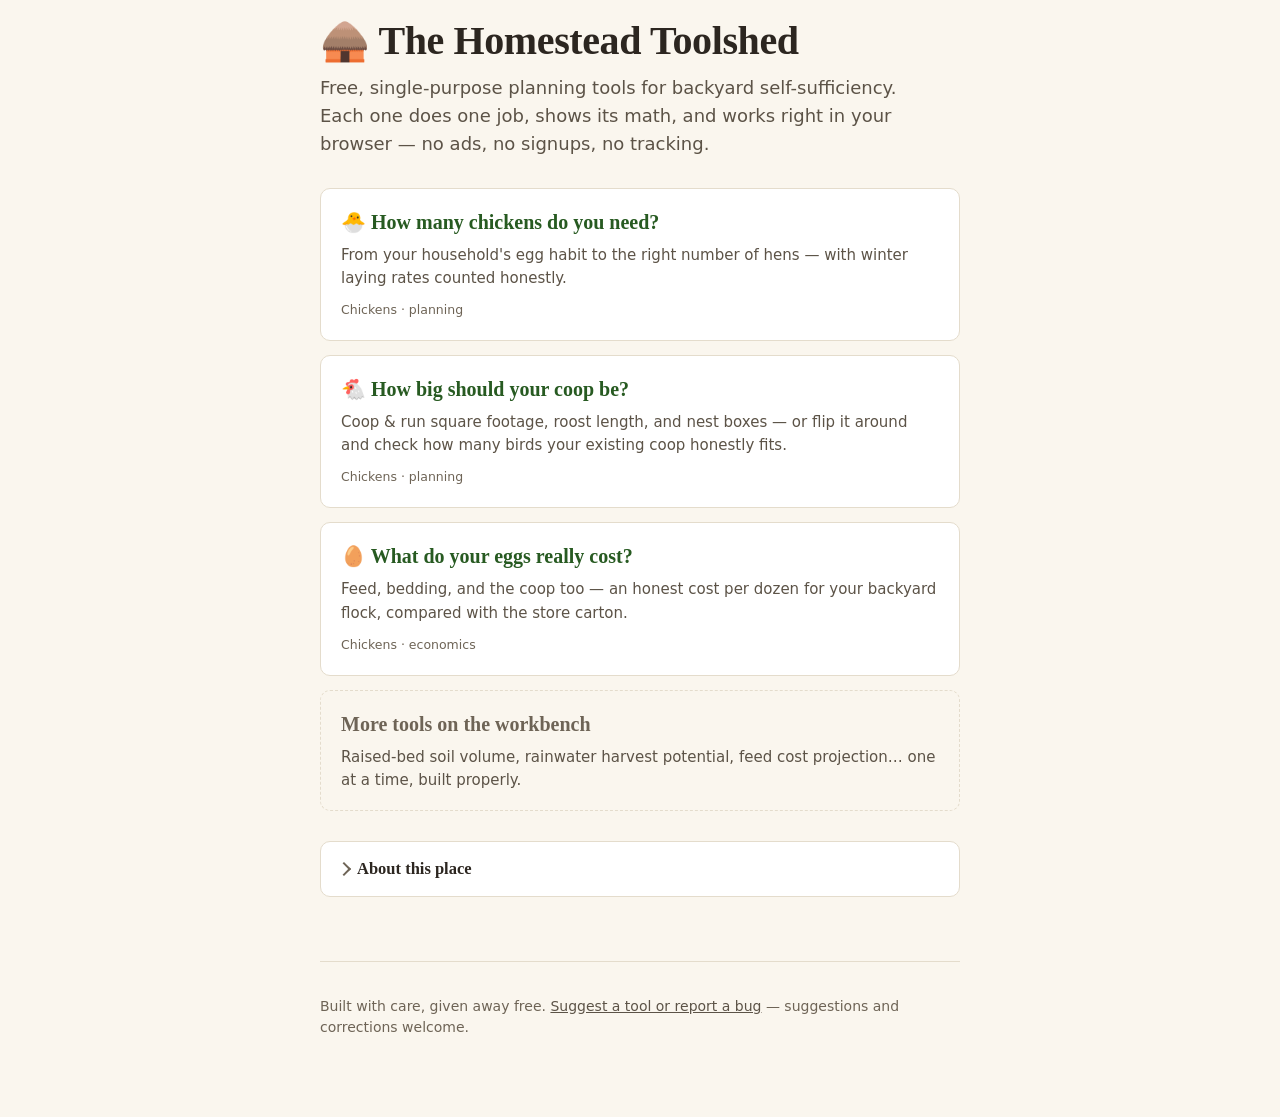
<file: docs/index.html>
<!DOCTYPE html>
<html lang="en">
<head>
<meta charset="utf-8">
<meta name="viewport" content="width=device-width, initial-scale=1">
<title>The Homestead Toolshed — free planning tools for backyard self-sufficiency</title>
<meta name="description" content="Free, honest, single-purpose planning tools for homesteaders and backyard chicken keepers. No ads, no signups, no tracking — everything runs in your browser.">
<meta property="og:title" content="The Homestead Toolshed">
<meta property="og:description" content="Free, honest planning tools for backyard self-sufficiency. No ads, no signups, no tracking.">
<meta property="og:type" content="website">
<meta property="og:url" content="https://jbourgogne.github.io/homestead-toolshed/">
<meta property="og:image" content="https://jbourgogne.github.io/homestead-toolshed/og-image.png">
<meta name="twitter:card" content="summary_large_image">
<link rel="icon" href="data:image/svg+xml,%3Csvg xmlns='http://www.w3.org/2000/svg' viewBox='0 0 100 100'%3E%3Ctext y='.9em' font-size='90'%3E%F0%9F%9B%96%3C/text%3E%3C/svg%3E">
<link rel="stylesheet" href="style.css">
</head>
<body>
<div class="wrap">

<main>
  <h1>🛖 The Homestead Toolshed</h1>
  <p class="lede">Free, single-purpose planning tools for backyard
  self-sufficiency. Each one does one job, shows its math, and works right in
  your browser — no ads, no signups, no tracking.</p>

  <ul class="tool-list">
    <li>
      <a class="tool-card" href="flock-size/">
        <h2>🐣 How many chickens do you need?</h2>
        <p>From your household's egg habit to the right number of hens — with
        winter laying rates counted honestly.</p>
        <span class="tag">Chickens · planning</span>
      </a>
    </li>
    <li>
      <a class="tool-card" href="coop-size/">
        <h2>🐔 How big should your coop be?</h2>
        <p>Coop &amp; run square footage, roost length, and nest boxes — or flip
        it around and check how many birds your existing coop honestly fits.</p>
        <span class="tag">Chickens · planning</span>
      </a>
    </li>
    <li>
      <a class="tool-card" href="egg-cost/">
        <h2>🥚 What do your eggs really cost?</h2>
        <p>Feed, bedding, and the coop too — an honest cost per dozen for your
        backyard flock, compared with the store carton.</p>
        <span class="tag">Chickens · economics</span>
      </a>
    </li>
    <li>
      <div class="tool-card coming">
        <h2>More tools on the workbench</h2>
        <p>Raised-bed soil volume, rainwater harvest potential, feed cost
        projection… one at a time, built properly.</p>
      </div>
    </li>
  </ul>

  <details class="how">
    <summary>About this place</summary>
    <div class="how-body">
      <p>The Toolshed is a small collection of calculators for questions that come
      up over and over in homesteading communities. Every tool explains exactly how
      it calculates its answer, cites where its default numbers come from, and runs
      entirely on your device.</p>
      <p>Nothing here is safety guidance — for food preservation, animal health,
      and anything where getting it wrong could hurt, talk to your local
      <a href="https://extension.org" rel="noopener">cooperative extension service</a>.</p>
    </div>
  </details>
</main>

<footer class="site-footer">
  <p>Built with care, given away free.
  <a href="https://github.com/JBourgogne/homestead-toolshed/issues">Suggest a
  tool or report a bug</a> — suggestions and corrections welcome.</p>
</footer>

</div>
</body>
</html>
</file>
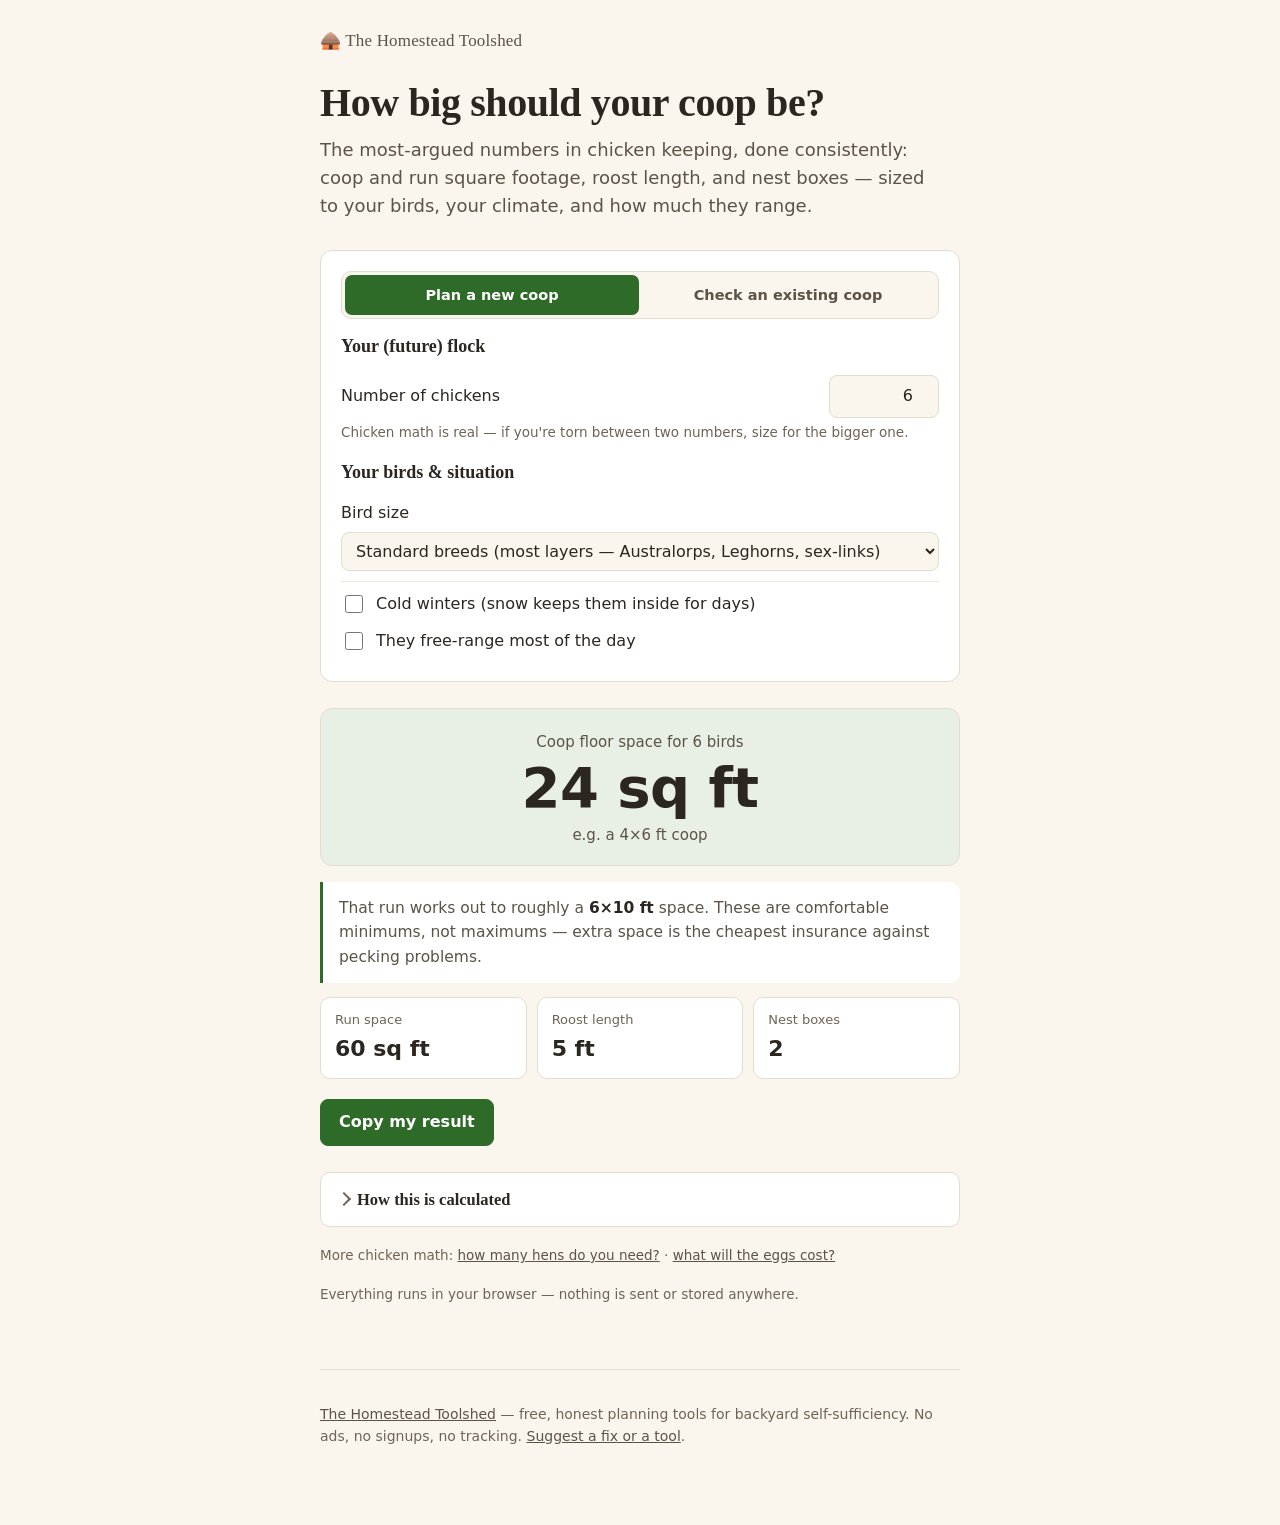
<file: docs/coop-size/index.html>
<!DOCTYPE html>
<html lang="en">
<head>
<meta charset="utf-8">
<meta name="viewport" content="width=device-width, initial-scale=1">
<title>Chicken Coop Size Calculator — How Big Should Your Coop &amp; Run Be?</title>
<meta name="description" content="Free coop and run size calculator for backyard chickens: birds to square footage (or check how many birds your existing coop fits), plus roost length and nest boxes. Breed-size and climate aware. No ads, no signup.">
<meta property="og:title" content="How big should your chicken coop be?">
<meta property="og:description" content="A free, honest coop &amp; run size calculator — square footage, roost length, and nest boxes for your flock.">
<meta property="og:type" content="website">
<meta property="og:url" content="https://jbourgogne.github.io/homestead-toolshed/coop-size/">
<meta property="og:image" content="https://jbourgogne.github.io/homestead-toolshed/og-image.png">
<meta name="twitter:card" content="summary_large_image">
<link rel="icon" href="data:image/svg+xml,%3Csvg xmlns='http://www.w3.org/2000/svg' viewBox='0 0 100 100'%3E%3Ctext y='.9em' font-size='90'%3E%F0%9F%90%94%3C/text%3E%3C/svg%3E">
<link rel="stylesheet" href="../style.css">
</head>
<body>
<div class="wrap">

<header class="site-header">
  <a class="brand" href="../">🛖 The Homestead Toolshed</a>
</header>

<main>
  <h1>How big should your coop be?</h1>
  <p class="lede">The most-argued numbers in chicken keeping, done consistently:
  coop and run square footage, roost length, and nest boxes — sized to your
  birds, your climate, and how much they range.</p>

  <form class="panel" id="calc" aria-label="Coop size inputs">
    <div class="mode-toggle" role="radiogroup" aria-label="Calculator mode">
      <input type="radio" name="mode" id="modePlan" value="plan" checked>
      <label for="modePlan">Plan a new coop</label>
      <input type="radio" name="mode" id="modeCheck" value="check">
      <label for="modeCheck">Check an existing coop</label>
    </div>

    <fieldset id="planFields">
      <legend>Your (future) flock</legend>
      <div class="field">
        <label for="birds">Number of chickens</label>
        <input type="number" id="birds" value="6" min="1" max="200" step="1" inputmode="numeric">
        <p class="hint">Chicken math is real — if you're torn between two numbers, size for the bigger one.</p>
      </div>
    </fieldset>

    <fieldset id="checkFields" style="display:none">
      <legend>Your existing setup</legend>
      <div class="field-wide">
        <label>Coop floor size (feet)</label>
        <div class="dim-pair">
          <input type="number" id="coopL" value="6" min="1" step="0.5" inputmode="decimal" aria-label="Coop length in feet">
          <span class="x">×</span>
          <input type="number" id="coopW" value="4" min="1" step="0.5" inputmode="decimal" aria-label="Coop width in feet">
        </div>
        <p class="hint">Floor space the birds can actually stand on — don't count nest boxes that stick out.</p>
      </div>
      <div class="field-wide">
        <label>Run size (feet) — leave 0 if no run</label>
        <div class="dim-pair">
          <input type="number" id="runL" value="10" min="0" step="0.5" inputmode="decimal" aria-label="Run length in feet">
          <span class="x">×</span>
          <input type="number" id="runW" value="6" min="0" step="0.5" inputmode="decimal" aria-label="Run width in feet">
        </div>
      </div>
    </fieldset>

    <fieldset>
      <legend>Your birds &amp; situation</legend>
      <div class="field-wide">
        <label for="size">Bird size</label>
        <select id="size">
          <option value="bantam">Bantams</option>
          <option value="standard" selected>Standard breeds (most layers — Australorps, Leghorns, sex-links)</option>
          <option value="heavy">Heavy breeds (Orpingtons, Brahmas, Jersey Giants, Cochins)</option>
        </select>
      </div>
      <div class="toggle-row">
        <input type="checkbox" id="coldClimate">
        <label for="coldClimate">Cold winters (snow keeps them inside for days)</label>
      </div>
      <div class="toggle-row">
        <input type="checkbox" id="freeRange">
        <label for="freeRange">They free-range most of the day</label>
      </div>
    </fieldset>
  </form>

  <section class="results">
    <div class="hero-tile" aria-live="polite">
      <p class="label" id="heroLabel">Coop floor space needed</p>
      <p class="hero-figure" id="heroValue">—</p>
      <p class="sub" id="heroSub"></p>
    </div>

    <p class="verdict" id="verdict" aria-live="polite"></p>

    <div class="stat-row" id="statRow">
      <div class="stat-tile">
        <p class="label" id="stat1Label">Run space</p>
        <p class="value" id="stat1">—</p>
      </div>
      <div class="stat-tile">
        <p class="label" id="stat2Label">Roost length</p>
        <p class="value" id="stat2">—</p>
      </div>
      <div class="stat-tile">
        <p class="label" id="stat3Label">Nest boxes</p>
        <p class="value" id="stat3">—</p>
      </div>
    </div>

    <div class="share-row">
      <button type="button" class="share" id="copyBtn">Copy my result</button>
    </div>
  </section>

  <details class="how">
    <summary>How this is calculated</summary>
    <div class="how-body">
      <p>Per-bird space, using the roomy community standard rather than bare
      minimums (crowding is the root of pecking, feather-pulling, and most
      "why are my hens mean" threads):</p>
      <table>
        <tr><th>Bird size</th><th>Coop</th><th>Run</th><th>Roost</th></tr>
        <tr><td>Bantam</td><td>2 sq ft</td><td>5 sq ft</td><td>8 in</td></tr>
        <tr><td>Standard</td><td>4 sq ft</td><td>10 sq ft</td><td>10 in</td></tr>
        <tr><td>Heavy</td><td>5 sq ft</td><td>12 sq ft</td><td>12 in</td></tr>
      </table>
      <p><strong>Cold winters</strong> add 1 sq ft per bird to the coop — birds
      that won't walk on snow spend whole days indoors, and winter is when
      crowding turns into bullying. <strong>Free-ranging</strong> doesn't change
      the coop number (they all sleep inside regardless), but the run figure
      becomes a fallback for bad-weather days rather than a daily requirement.</p>
      <p>Nest boxes: one per 4 hens (12×12×12&nbsp;in), always at least one, and
      they'll still all queue for the same favorite. For the record:
      <a href="https://poultry.extension.org/articles/getting-started-with-small-and-backyard-poultry/housing-for-small-and-backyard-poultry-flocks/space-allowances-in-housing-for-small-and-backyard-poultry-flocks/" rel="noopener">poultry
      extension space-allowance guidance</a> sets the minimum at 3–4 sq ft per
      bird indoors plus 10 sq ft outdoors — this tool plans at the roomier end
      of that, because minimums are where pecking problems start. When in
      doubt, build bigger; nobody has
      ever complained their coop was too easy to clean.</p>
      <p>This tool covers space planning only — for ventilation, predator
      proofing, and flock health, your local
      <a href="https://extension.org" rel="noopener">cooperative extension
      service</a> has excellent free guides.</p>
    </div>
  </details>

  <p class="note">More chicken math:
    <a href="../flock-size/">how many hens do you need?</a> ·
    <a href="../egg-cost/">what will the eggs cost?</a>
  </p>
  <p class="note">Everything runs in your browser — nothing is sent or stored anywhere.</p>
</main>

<footer class="site-footer">
  <p><a href="../">The Homestead Toolshed</a> — free, honest planning tools for
  backyard self-sufficiency. No ads, no signups, no tracking.
  <a href="https://github.com/JBourgogne/homestead-toolshed/issues">Suggest a fix or a tool</a>.</p>
</footer>

</div>

<script>
(function () {
  "use strict";

  var $ = function (id) { return document.getElementById(id); };

  var SPACE = {
    bantam:   { coop: 2, run: 5,  roost: 8,  label: "bantams" },
    standard: { coop: 4, run: 10, roost: 10, label: "standard birds" },
    heavy:    { coop: 5, run: 12, roost: 12, label: "heavy breeds" }
  };

  var num = function (id, fallback) {
    var v = parseFloat($(id).value);
    return isFinite(v) && v >= 0 ? v : fallback;
  };

  var lastSummary = "";

  // Suggest a buildable rectangle: common widths, whole-foot length, sane aspect.
  function suggestDims(area) {
    var widths = [3, 4, 6, 8, 10, 12];
    var best = null;
    for (var i = 0; i < widths.length; i++) {
      var w = widths[i];
      var l = Math.ceil(area / w);
      if (l < w) l = w;
      if (l / w > 2.5) continue;
      var waste = w * l - area;
      if (!best || waste < best.waste) best = { w: w, l: l, waste: waste };
    }
    if (!best) { var s = Math.ceil(Math.sqrt(area)); best = { w: s, l: s }; }
    return best.w + "×" + best.l + " ft";
  }

  function roostText(inches) {
    inches = Math.round(inches);
    var feet = Math.floor(inches / 12), rem = inches % 12;
    if (feet === 0) return rem + " in";
    return feet + " ft" + (rem ? " " + rem + " in" : "");
  }

  function calc() {
    var mode = $("modePlan").checked ? "plan" : "check";
    var sz = SPACE[$("size").value];
    var cold = $("coldClimate").checked;
    var range = $("freeRange").checked;
    var coopPer = sz.coop + (cold ? 1 : 0);

    $("planFields").style.display = mode === "plan" ? "" : "none";
    $("checkFields").style.display = mode === "check" ? "" : "none";

    if (mode === "plan") {
      var n = Math.max(1, Math.round(num("birds", 6)));
      var coopArea = Math.ceil(n * coopPer);
      var runArea = Math.ceil(n * sz.run);
      var roostIn = n * sz.roost;
      var boxes = Math.max(1, Math.ceil(n / 4));

      $("heroLabel").textContent = "Coop floor space for " + n + " " + (n === 1 ? "bird" : "birds");
      $("heroValue").textContent = coopArea + " sq ft";
      $("heroSub").textContent = "e.g. a " + suggestDims(coopArea) + " coop" +
        (cold ? " (includes the cold-winter bump)" : "");
      $("stat1Label").textContent = "Run space";
      $("stat1").textContent = runArea + " sq ft";
      $("stat2Label").textContent = "Roost length";
      $("stat2").textContent = roostText(roostIn);
      $("stat3Label").textContent = "Nest boxes";
      $("stat3").textContent = String(boxes);

      $("verdict").innerHTML = range
        ? "Since they free-range most days, the run (about a <strong>" +
          suggestDims(runArea) + "</strong> space) is your bad-weather and " +
          "predator-alert fallback — the coop number still stands, because " +
          "everybody sleeps indoors."
        : "That run works out to roughly a <strong>" + suggestDims(runArea) +
          "</strong> space. These are comfortable minimums, not maximums — " +
          "extra space is the cheapest insurance against pecking problems.";

      lastSummary = n + " " + sz.label + " need about " + coopArea +
        " sq ft of coop (" + suggestDims(coopArea) + ") and " + runArea +
        " sq ft of run" + (cold ? ", sized for cold winters" : "") +
        ". Roost: " + roostText(roostIn) + ". Nest boxes: " + boxes +
        ". Via https://jbourgogne.github.io/homestead-toolshed/coop-size/";
    } else {
      var coopArea2 = num("coopL", 6) * num("coopW", 4);
      var runArea2 = num("runL", 0) * num("runW", 0);
      var coopCap = Math.floor(coopArea2 / coopPer);
      var runCap = runArea2 > 0 ? Math.floor(runArea2 / sz.run) : null;
      var cap = runCap === null ? coopCap : Math.min(coopCap, runCap);
      var limiter = runCap !== null && runCap < coopCap ? "run" : "coop";

      $("heroLabel").textContent = "Your setup comfortably fits";
      $("heroValue").textContent = cap + (cap === 1 ? " bird" : " birds");
      $("heroSub").textContent = cap > 0
        ? "limited by the " + limiter + " (" +
          (limiter === "coop" ? coopArea2 : runArea2).toLocaleString("en-US") +
          " sq ft)" + (cold ? ", with the cold-winter bump" : "")
        : "as sized, this space is too small for " + sz.label;
      $("stat1Label").textContent = "Coop allows";
      $("stat1").textContent = coopCap + (coopCap === 1 ? " bird" : " birds");
      $("stat2Label").textContent = "Run allows";
      $("stat2").textContent = runCap === null ? "no run" : runCap + (runCap === 1 ? " bird" : " birds");
      $("stat3Label").textContent = cap > 0 ? "Nest boxes for " + cap : "Nest boxes";
      $("stat3").textContent = cap > 0 ? String(Math.max(1, Math.ceil(cap / 4))) : "—";

      if (cap <= 0) {
        $("verdict").innerHTML = "Every flock starts somewhere — but this " +
          "footprint is below one bird's worth of space for " + sz.label +
          ". Consider a bigger build before bringing anyone home.";
      } else if (runCap !== null && runCap === coopCap) {
        $("verdict").innerHTML = "Nicely balanced — coop and run both land on " +
          "<strong>" + cap + "</strong>. Remember chicken math: everyone ends " +
          "up wanting more birds than their coop was built for.";
      } else if (runCap !== null && runCap < coopCap) {
        $("verdict").innerHTML = range
          ? "Your coop could sleep <strong>" + coopCap + "</strong>; the run " +
            "alone caps at <strong>" + runCap + "</strong>. Since they " +
            "free-range most days, many keepers go by the coop number and " +
            "treat the run as a bad-weather fallback — just make sure it " +
            "isn't a squeeze when weather locks everyone in."
          : "Your coop could sleep <strong>" + coopCap +
            "</strong>, but the run is the bottleneck at <strong>" + runCap +
            "</strong> — expanding the run is usually the cheaper upgrade.";
      } else {
        $("verdict").innerHTML = "The coop is the limit here" +
          (runCap === null ? " (and with no run, plan on generous free-ranging or add one)" : "") +
          ". Remember chicken math: everyone ends up wanting more birds than " +
          "their coop was built for.";
      }

      lastSummary = "My " + (Math.round(coopArea2 * 10) / 10) + " sq ft coop" +
        (runArea2 > 0 ? " + " + (Math.round(runArea2 * 10) / 10) + " sq ft run" : "") +
        " comfortably fits " + cap + " " + sz.label +
        (cold ? " (cold-winter sizing)" : "") +
        ". Checked with https://jbourgogne.github.io/homestead-toolshed/coop-size/";
    }
  }

  ["birds", "coopL", "coopW", "runL", "runW"].forEach(function (id) {
    $(id).addEventListener("input", calc);
  });
  ["modePlan", "modeCheck", "coldClimate", "freeRange"].forEach(function (id) {
    $(id).addEventListener("change", calc);
  });
  $("size").addEventListener("change", calc);
  $("calc").addEventListener("submit", function (e) { e.preventDefault(); });

  $("copyBtn").addEventListener("click", function () {
    var btn = this;
    var flash = function (msg) {
      btn.textContent = msg;
      setTimeout(function () { btn.textContent = "Copy my result"; }, 1600);
    };
    var fallback = function () {
      var ok = false;
      var ta = document.createElement("textarea");
      ta.value = lastSummary;
      ta.setAttribute("readonly", "");
      ta.style.position = "absolute";
      ta.style.left = "-9999px";
      document.body.appendChild(ta);
      ta.select();
      ta.setSelectionRange(0, ta.value.length);
      try { ok = document.execCommand("copy"); } catch (err) {}
      document.body.removeChild(ta);
      flash(ok ? "Copied!" : "Couldn't copy, sorry");
    };
    if (navigator.clipboard && navigator.clipboard.writeText) {
      navigator.clipboard.writeText(lastSummary).then(function () {
        flash("Copied!");
      }, fallback);
    } else {
      fallback();
    }
  });

  calc();
})();
</script>
</body>
</html>
</file>
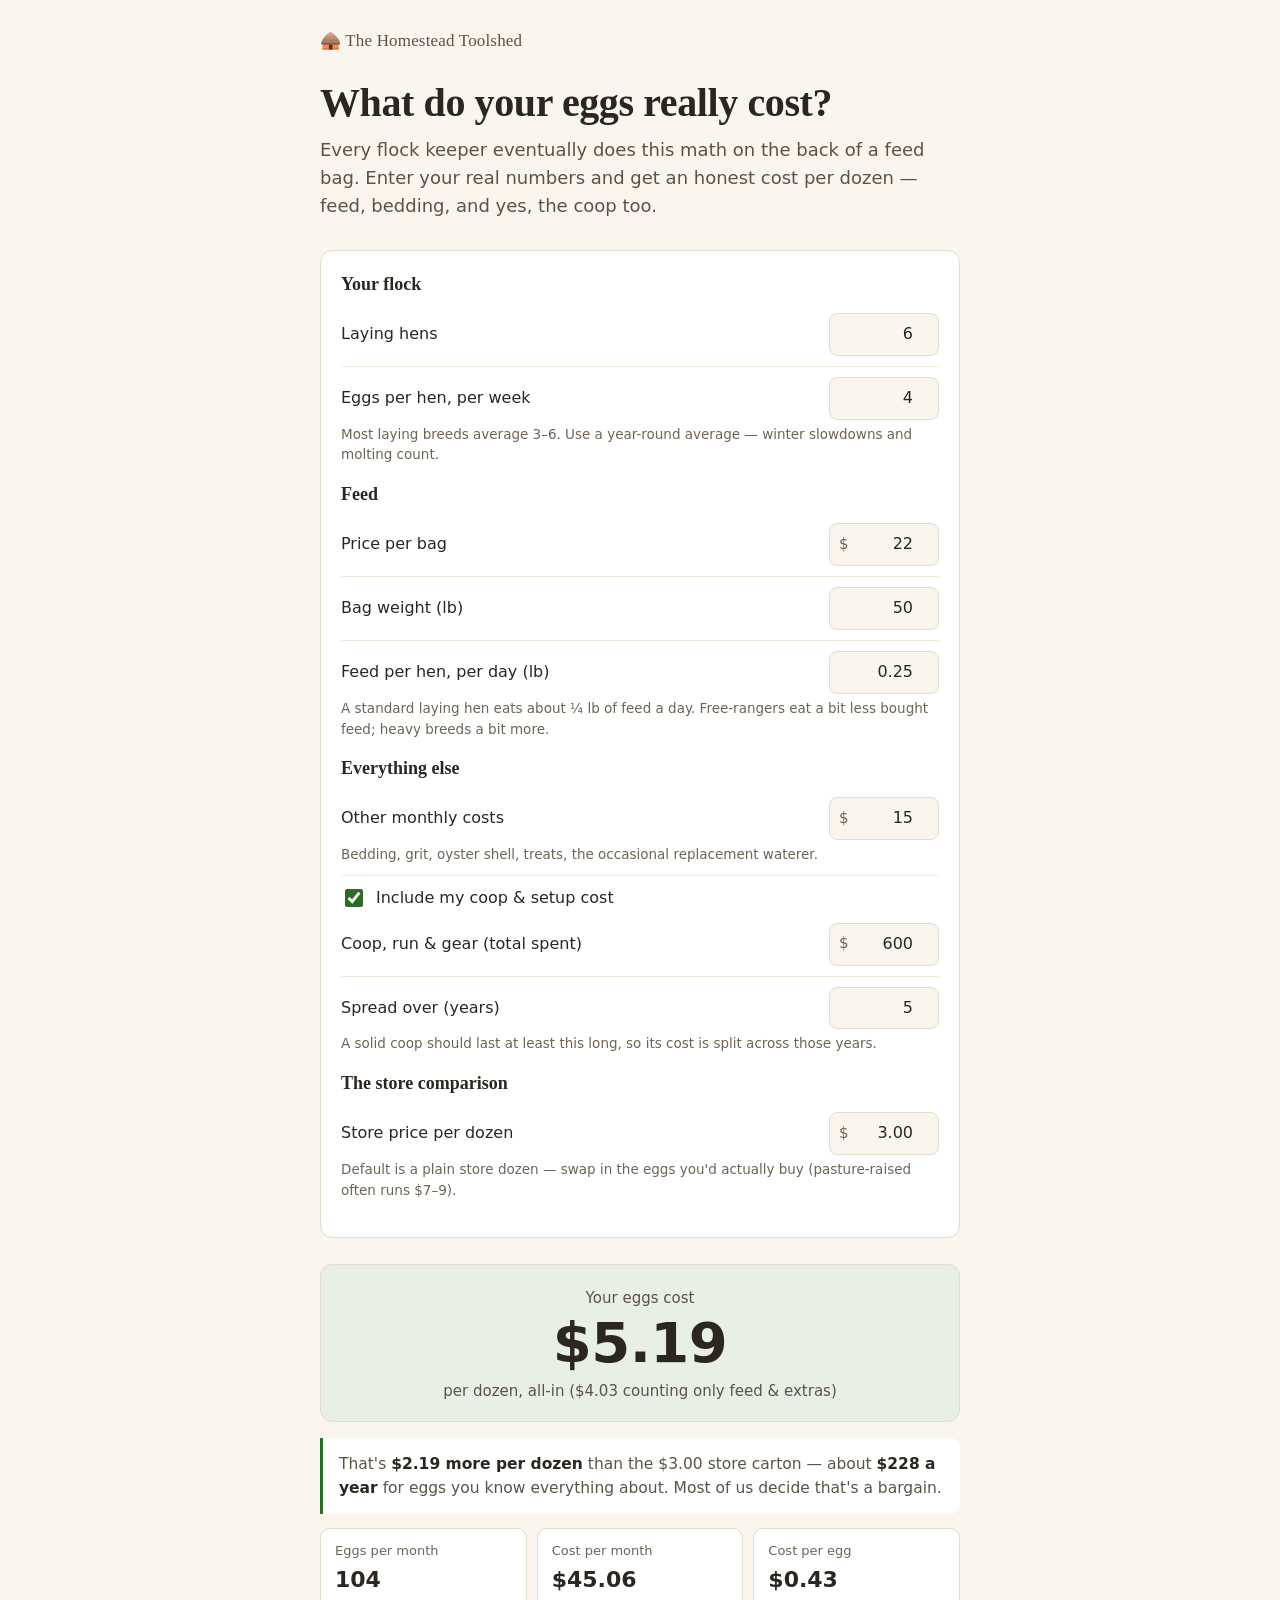
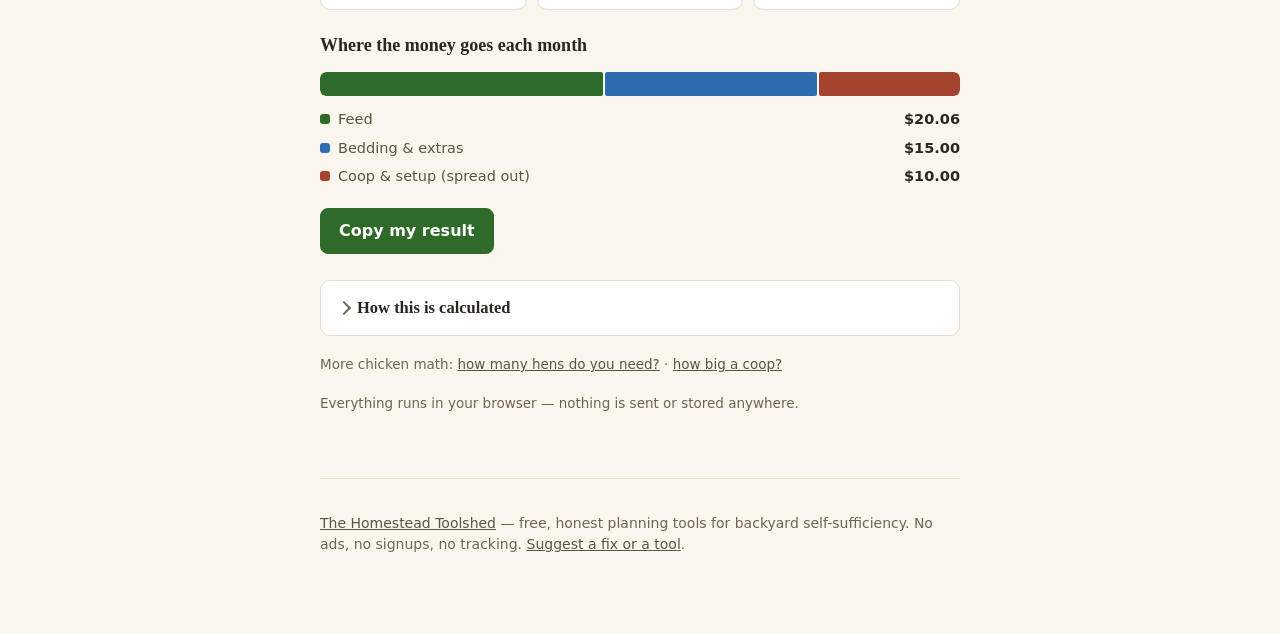
<file: docs/egg-cost/index.html>
<!DOCTYPE html>
<html lang="en">
<head>
<meta charset="utf-8">
<meta name="viewport" content="width=device-width, initial-scale=1">
<title>What Do Your Eggs Really Cost? — Backyard Egg Cost Calculator</title>
<meta name="description" content="Free calculator for backyard chicken keepers: enter your flock, feed, and coop costs to find what your eggs really cost per dozen — and how that compares to the store. No ads, no signup.">
<meta property="og:title" content="What do your eggs really cost?">
<meta property="og:description" content="A free, honest egg-cost calculator for backyard chicken keepers. Feed, extras, coop and all.">
<meta property="og:type" content="website">
<meta property="og:url" content="https://jbourgogne.github.io/homestead-toolshed/egg-cost/">
<meta property="og:image" content="https://jbourgogne.github.io/homestead-toolshed/og-image.png">
<meta name="twitter:card" content="summary_large_image">
<link rel="icon" href="data:image/svg+xml,%3Csvg xmlns='http://www.w3.org/2000/svg' viewBox='0 0 100 100'%3E%3Ctext y='.9em' font-size='90'%3E%F0%9F%A5%9A%3C/text%3E%3C/svg%3E">
<link rel="stylesheet" href="../style.css">
</head>
<body>
<div class="wrap">

<header class="site-header">
  <a class="brand" href="../">🛖 The Homestead Toolshed</a>
</header>

<main>
  <h1>What do your eggs really cost?</h1>
  <p class="lede">Every flock keeper eventually does this math on the back of a feed
  bag. Enter your real numbers and get an honest cost per dozen — feed, bedding,
  and yes, the coop too.</p>

  <form class="panel" id="calc" aria-label="Egg cost inputs">
    <fieldset>
      <legend>Your flock</legend>
      <div class="field">
        <label for="hens">Laying hens</label>
        <input type="number" id="hens" value="6" min="1" max="500" step="1" inputmode="numeric">
      </div>
      <div class="field">
        <label for="rate">Eggs per hen, per week</label>
        <input type="number" id="rate" value="4" min="0" max="7" step="0.5" inputmode="decimal">
        <p class="hint">Most laying breeds average 3–6. Use a year-round average — winter slowdowns and molting count.</p>
      </div>
    </fieldset>

    <fieldset>
      <legend>Feed</legend>
      <div class="field">
        <label for="bagPrice">Price per bag</label>
        <div class="prefix-input"><span class="prefix">$</span>
        <input type="number" id="bagPrice" value="22" min="0" step="0.5" inputmode="decimal"></div>
      </div>
      <div class="field">
        <label for="bagWeight">Bag weight (lb)</label>
        <input type="number" id="bagWeight" value="50" min="1" step="1" inputmode="decimal">
      </div>
      <div class="field">
        <label for="feedRate">Feed per hen, per day (lb)</label>
        <input type="number" id="feedRate" value="0.25" min="0" max="2" step="0.05" inputmode="decimal">
        <p class="hint">A standard laying hen eats about ¼&nbsp;lb of feed a day. Free-rangers eat a bit less bought feed; heavy breeds a bit more.</p>
      </div>
    </fieldset>

    <fieldset>
      <legend>Everything else</legend>
      <div class="field">
        <label for="extras">Other monthly costs</label>
        <div class="prefix-input"><span class="prefix">$</span>
        <input type="number" id="extras" value="15" min="0" step="1" inputmode="decimal"></div>
        <p class="hint">Bedding, grit, oyster shell, treats, the occasional replacement waterer.</p>
      </div>
      <div class="toggle-row">
        <input type="checkbox" id="includeSetup" checked>
        <label for="includeSetup">Include my coop &amp; setup cost</label>
      </div>
      <div class="field" id="setupCostField">
        <label for="setupCost">Coop, run &amp; gear (total spent)</label>
        <div class="prefix-input"><span class="prefix">$</span>
        <input type="number" id="setupCost" value="600" min="0" step="25" inputmode="decimal"></div>
      </div>
      <div class="field" id="setupYearsField">
        <label for="setupYears">Spread over (years)</label>
        <input type="number" id="setupYears" value="5" min="1" max="30" step="1" inputmode="numeric">
        <p class="hint">A solid coop should last at least this long, so its cost is split across those years.</p>
      </div>
    </fieldset>

    <fieldset>
      <legend>The store comparison</legend>
      <div class="field">
        <label for="storePrice">Store price per dozen</label>
        <div class="prefix-input"><span class="prefix">$</span>
        <input type="number" id="storePrice" value="3.00" min="0" step="0.25" inputmode="decimal"></div>
        <p class="hint">Default is a plain store dozen — swap in the eggs you'd actually buy (pasture-raised often runs $7–9).</p>
      </div>
    </fieldset>
  </form>

  <section class="results">
    <div class="hero-tile" aria-live="polite">
      <p class="label" id="heroLabel">Your eggs cost</p>
      <p class="hero-figure" id="heroValue">$—</p>
      <p class="sub" id="heroSub">per dozen, all-in</p>
    </div>

    <p class="verdict" id="verdict" aria-live="polite"></p>

    <div class="stat-row">
      <div class="stat-tile">
        <p class="label">Eggs per month</p>
        <p class="value" id="statEggs">—</p>
      </div>
      <div class="stat-tile">
        <p class="label">Cost per month</p>
        <p class="value" id="statMonthly">—</p>
      </div>
      <div class="stat-tile">
        <p class="label">Cost per egg</p>
        <p class="value" id="statPerEgg">—</p>
      </div>
    </div>

    <div class="breakdown">
      <h2>Where the money goes each month</h2>
      <div class="bar" id="bar" aria-hidden="true">
        <div class="seg seg-feed" id="segFeed"><span class="tip" id="tipFeed"></span></div>
        <div class="seg seg-extra" id="segExtra"><span class="tip" id="tipExtra"></span></div>
        <div class="seg seg-setup" id="segSetup"><span class="tip" id="tipSetup"></span></div>
      </div>
      <ul class="bar-legend">
        <li><span class="swatch seg-feed"></span> Feed <span class="amount" id="legFeed">—</span></li>
        <li><span class="swatch seg-extra"></span> Bedding &amp; extras <span class="amount" id="legExtra">—</span></li>
        <li id="legSetupRow"><span class="swatch seg-setup"></span> Coop &amp; setup (spread out) <span class="amount" id="legSetup">—</span></li>
      </ul>
    </div>

    <div class="share-row">
      <button type="button" class="share" id="copyBtn">Copy my result</button>
    </div>
  </section>

  <details class="how">
    <summary>How this is calculated</summary>
    <div class="how-body">
      <p>No magic — just the arithmetic you'd do on the feed bag, done consistently:</p>
      <p>
        <code>feed $/mo = hens × lb/day × 30.4 ÷ bag lb × bag $</code><br>
        <code>eggs/mo = hens × eggs/wk × 4.35</code><br>
        <code>cost per dozen = total $/mo ÷ (eggs/mo ÷ 12)</code>
      </p>
      <p>If you include your coop and gear, that one-time cost is divided evenly
      across the years you expect it to last, and that monthly slice is added in.
      That's the difference between the two numbers people argue about: the
      <em>operating</em> cost of a dozen, and the <em>all-in</em> cost.</p>
      <table>
        <tr><th>Assumption</th><th>Default</th></tr>
        <tr><td>Feed intake per laying hen</td><td>~0.25 lb/day</td></tr>
        <tr><td>Lay rate (year-round average)</td><td>4 eggs/hen/week</td></tr>
        <tr><td>Days per month</td><td>30.4</td></tr>
      </table>
      <p>Defaults are typical figures from poultry extension guidance — your birds,
      climate, and feed will differ, which is exactly why the inputs are editable.
      This tool doesn't cover chick raising, medication, or losses, and it isn't
      advice on flock health — for that, your local
      <a href="https://extension.org" rel="noopener">cooperative extension service</a>
      is the real deal.</p>
    </div>
  </details>

  <p class="note">More chicken math:
    <a href="../flock-size/">how many hens do you need?</a> ·
    <a href="../coop-size/">how big a coop?</a>
  </p>
  <p class="note">Everything runs in your browser — nothing is sent or stored anywhere.</p>
</main>

<footer class="site-footer">
  <p><a href="../">The Homestead Toolshed</a> — free, honest planning tools for
  backyard self-sufficiency. No ads, no signups, no tracking.
  <a href="https://github.com/JBourgogne/homestead-toolshed/issues">Suggest a fix or a tool</a>.</p>
</footer>

</div>

<script>
(function () {
  "use strict";

  var $ = function (id) { return document.getElementById(id); };
  var inputs = ["hens", "rate", "bagPrice", "bagWeight", "feedRate", "extras",
                "setupCost", "setupYears", "storePrice"];

  var fmt$ = function (n, cents) {
    if (!isFinite(n)) return "—";
    return "$" + n.toLocaleString("en-US", {
      minimumFractionDigits: cents === false ? 0 : 2,
      maximumFractionDigits: cents === false ? 0 : 2
    });
  };

  var num = function (id, fallback) {
    var v = parseFloat($(id).value);
    return isFinite(v) && v >= 0 ? v : fallback;
  };

  var lastSummary = "";

  function calc() {
    var hens = Math.max(1, num("hens", 6));
    var rate = num("rate", 4);
    var bagPrice = num("bagPrice", 22);
    var bagWeight = Math.max(1, num("bagWeight", 50));
    var feedRate = num("feedRate", 0.25);
    var extras = num("extras", 15);
    var includeSetup = $("includeSetup").checked;
    var setupCost = num("setupCost", 600);
    var setupYears = Math.max(1, num("setupYears", 5));
    var storePrice = num("storePrice", 3);

    var feedMo = hens * feedRate * 30.4 / bagWeight * bagPrice;
    var setupMo = includeSetup ? setupCost / (setupYears * 12) : 0;
    var totalMo = feedMo + extras + setupMo;

    var eggsMo = hens * rate * (365 / 7 / 12);
    var dozensMo = eggsMo / 12;

    $("setupCostField").style.display = includeSetup ? "" : "none";
    $("setupYearsField").style.display = includeSetup ? "" : "none";
    $("legSetupRow").style.display = includeSetup ? "" : "none";

    $("statEggs").textContent = eggsMo > 0 ? Math.round(eggsMo).toLocaleString("en-US") : "0";
    $("statMonthly").textContent = fmt$(totalMo);
    $("legFeed").textContent = fmt$(feedMo);
    $("legExtra").textContent = fmt$(extras);
    $("legSetup").textContent = fmt$(setupMo);

    // breakdown bar (flex-grow proportions, 2px surface gaps between segments)
    $("segFeed").style.flexGrow = feedMo;
    $("segExtra").style.flexGrow = extras;
    $("segSetup").style.flexGrow = setupMo;
    $("segFeed").style.display = feedMo > 0 ? "" : "none";
    $("segSetup").style.display = includeSetup && setupMo > 0 ? "" : "none";
    $("segExtra").style.display = extras > 0 ? "" : "none";
    var pct = function (part) { return totalMo > 0 ? Math.round(part / totalMo * 100) + "%" : "0%"; };
    $("tipFeed").textContent = "Feed: " + fmt$(feedMo) + "/mo (" + pct(feedMo) + ")";
    $("tipExtra").textContent = "Extras: " + fmt$(extras) + "/mo (" + pct(extras) + ")";
    $("tipSetup").textContent = "Setup: " + fmt$(setupMo) + "/mo (" + pct(setupMo) + ")";

    if (eggsMo <= 0) {
      $("heroValue").textContent = "∞";
      $("heroSub").textContent = "no eggs right now — every one is priceless";
      $("statPerEgg").textContent = "—";
      $("verdict").innerHTML = "Molting season, winter break, or freeloaders? " +
        "At <strong>" + fmt$(totalMo) + "/month</strong> and zero eggs, this dozen " +
        "is on the house — the chickens' house.";
      lastSummary = "My chickens currently produce 0 eggs and cost " +
        fmt$(totalMo) + "/month. Worth every penny. " +
        "Calculated with https://jbourgogne.github.io/homestead-toolshed/egg-cost/";
      return;
    }

    var perDozen = totalMo / dozensMo;
    var perEgg = totalMo / eggsMo;
    var opPerDozen = (feedMo + extras) / dozensMo;

    $("heroValue").textContent = fmt$(perDozen);
    $("heroSub").textContent = includeSetup
      ? "per dozen, all-in (" + fmt$(opPerDozen) + " counting only feed & extras)"
      : "per dozen, feed & extras only";
    $("statPerEgg").textContent = fmt$(perEgg);

    var deltaDozen = perDozen - storePrice;
    var deltaYear = deltaDozen * dozensMo * 12;
    var v;
    if (storePrice <= 0) {
      v = "Enter a store price to see the comparison.";
    } else if (deltaDozen > 0.05) {
      v = "That's <strong>" + fmt$(deltaDozen) + " more per dozen</strong> than the " +
          fmt$(storePrice) + " store carton — about <strong>" + fmt$(deltaYear, false) +
          " a year</strong> for eggs you know everything about. Most of us decide " +
          "that's a bargain.";
    } else if (deltaDozen < -0.05) {
      v = "You're beating the store by <strong>" + fmt$(-deltaDozen) +
          " a dozen</strong> — roughly <strong>" + fmt$(-deltaYear, false) +
          " a year</strong> saved. The flock is officially pulling its weight.";
    } else {
      v = "You're breaking even with the store — and the store's eggs were never " +
          "this fresh.";
    }
    $("verdict").innerHTML = v;

    lastSummary = "My backyard eggs cost " + fmt$(perDozen) + "/dozen all-in (" +
      Math.round(eggsMo) + " eggs/mo from " + hens + " hens, " +
      fmt$(totalMo) + "/mo). Store price: " + fmt$(storePrice) + "/dozen. " +
      "Calculated with the free egg cost calculator at " +
      "https://jbourgogne.github.io/homestead-toolshed/egg-cost/";
  }

  inputs.forEach(function (id) { $(id).addEventListener("input", calc); });
  $("includeSetup").addEventListener("change", calc);
  $("calc").addEventListener("submit", function (e) { e.preventDefault(); });

  $("copyBtn").addEventListener("click", function () {
    var btn = this;
    var flash = function (msg) {
      btn.textContent = msg;
      setTimeout(function () { btn.textContent = "Copy my result"; }, 1600);
    };
    var fallback = function () {
      var ok = false;
      var ta = document.createElement("textarea");
      ta.value = lastSummary;
      ta.setAttribute("readonly", "");
      ta.style.position = "absolute";
      ta.style.left = "-9999px";
      document.body.appendChild(ta);
      ta.select();
      ta.setSelectionRange(0, ta.value.length);
      try { ok = document.execCommand("copy"); } catch (err) {}
      document.body.removeChild(ta);
      flash(ok ? "Copied!" : "Couldn't copy, sorry");
    };
    if (navigator.clipboard && navigator.clipboard.writeText) {
      navigator.clipboard.writeText(lastSummary).then(function () {
        flash("Copied!");
      }, fallback);
    } else {
      fallback();
    }
  });

  calc();
})();
</script>
</body>
</html>
</file>
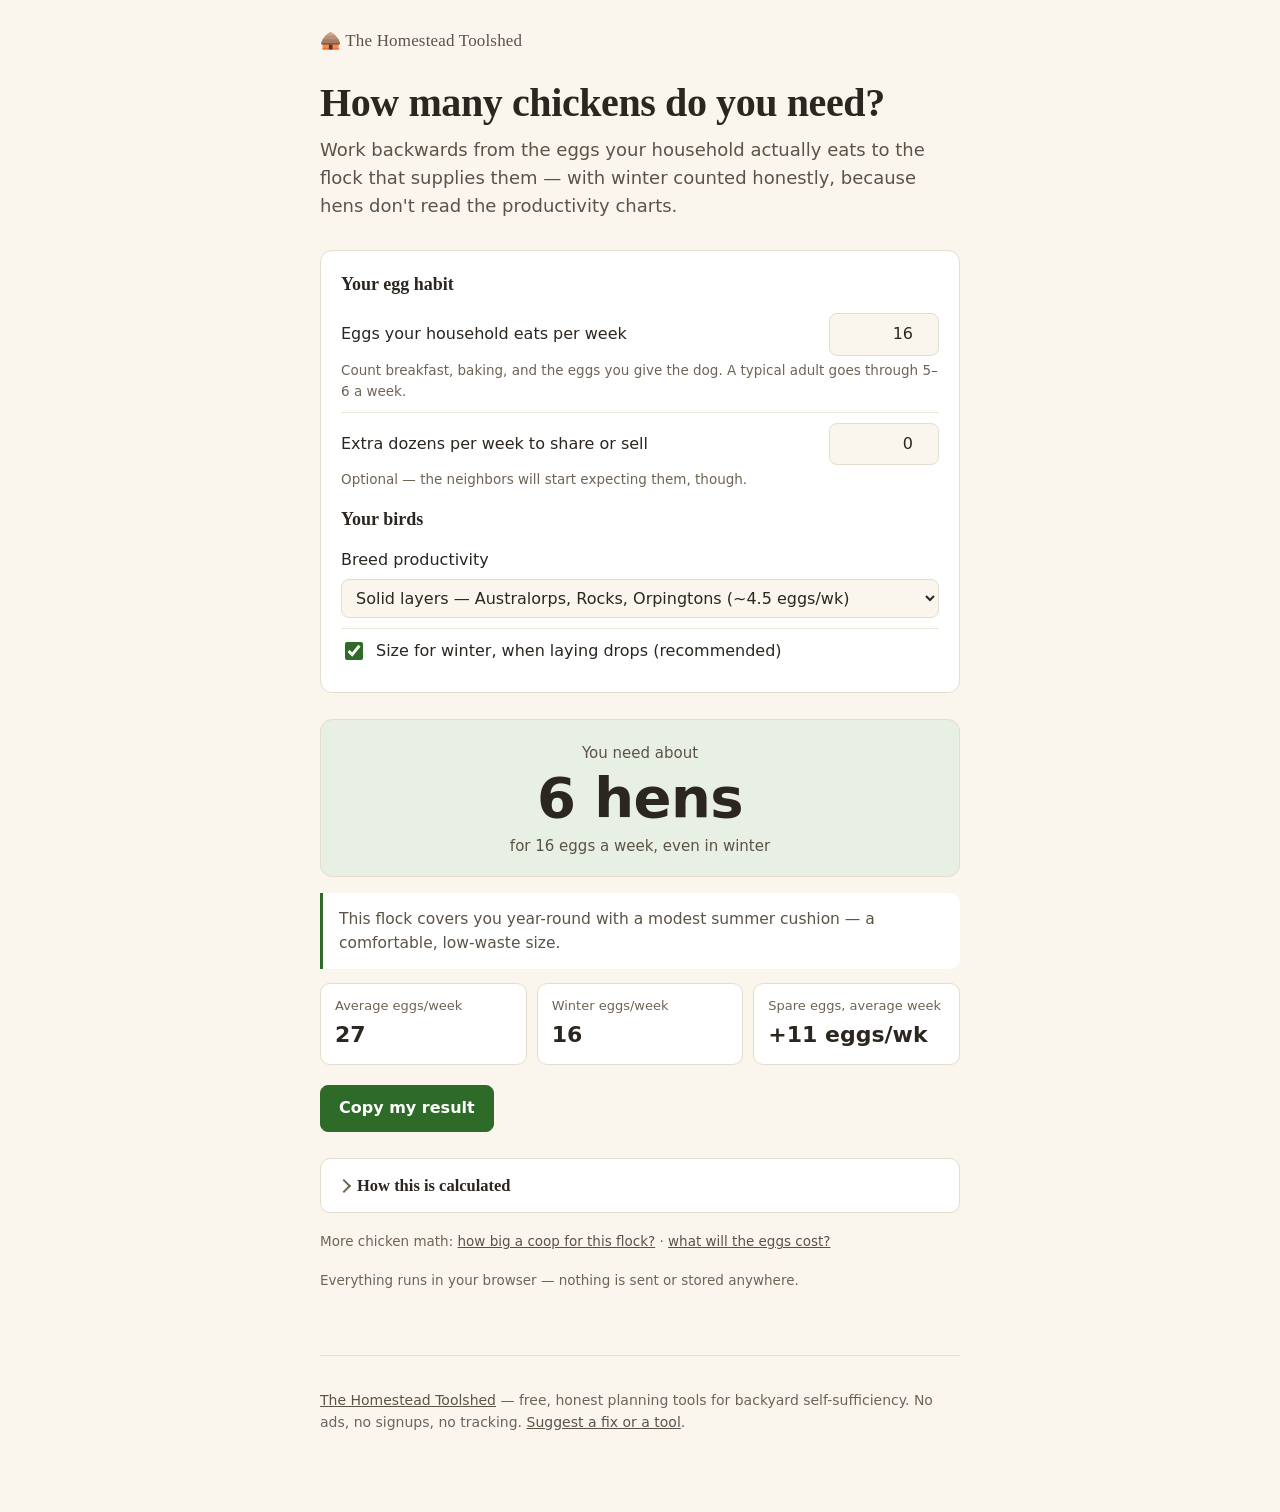
<file: docs/flock-size/index.html>
<!DOCTYPE html>
<html lang="en">
<head>
<meta charset="utf-8">
<meta name="viewport" content="width=device-width, initial-scale=1">
<title>How Many Chickens Do You Need? — Flock Size Calculator</title>
<meta name="description" content="Free flock size calculator: how many laying hens your household actually needs, based on your egg consumption, breed productivity, and honest winter laying rates. No ads, no signup.">
<meta property="og:title" content="How many chickens do you need?">
<meta property="og:description" content="A free, honest flock-size calculator — from your family's egg habit to the right number of hens, winter included.">
<meta property="og:type" content="website">
<meta property="og:url" content="https://jbourgogne.github.io/homestead-toolshed/flock-size/">
<meta property="og:image" content="https://jbourgogne.github.io/homestead-toolshed/og-image.png">
<meta name="twitter:card" content="summary_large_image">
<link rel="icon" href="data:image/svg+xml,%3Csvg xmlns='http://www.w3.org/2000/svg' viewBox='0 0 100 100'%3E%3Ctext y='.9em' font-size='90'%3E%F0%9F%90%A3%3C/text%3E%3C/svg%3E">
<link rel="stylesheet" href="../style.css">
</head>
<body>
<div class="wrap">

<header class="site-header">
  <a class="brand" href="../">🛖 The Homestead Toolshed</a>
</header>

<main>
  <h1>How many chickens do you need?</h1>
  <p class="lede">Work backwards from the eggs your household actually eats to
  the flock that supplies them — with winter counted honestly, because hens
  don't read the productivity charts.</p>

  <form class="panel" id="calc" aria-label="Flock size inputs">
    <fieldset>
      <legend>Your egg habit</legend>
      <div class="field">
        <label for="eggsWeek">Eggs your household eats per week</label>
        <input type="number" id="eggsWeek" value="16" min="1" max="500" step="1" inputmode="numeric">
        <p class="hint">Count breakfast, baking, and the eggs you give the dog. A typical adult goes through 5–6 a week.</p>
      </div>
      <div class="field">
        <label for="shareDozens">Extra dozens per week to share or sell</label>
        <input type="number" id="shareDozens" value="0" min="0" max="50" step="0.5" inputmode="decimal">
        <p class="hint">Optional — the neighbors will start expecting them, though.</p>
      </div>
    </fieldset>

    <fieldset>
      <legend>Your birds</legend>
      <div class="field-wide">
        <label for="breed">Breed productivity</label>
        <select id="breed">
          <option value="high">Production breeds — Leghorns, sex-links (~5.5 eggs/wk)</option>
          <option value="good" selected>Solid layers — Australorps, Rocks, Orpingtons (~4.5 eggs/wk)</option>
          <option value="heritage">Heritage &amp; dual-purpose (~3.5 eggs/wk)</option>
        </select>
      </div>
      <div class="toggle-row">
        <input type="checkbox" id="winterPlan" checked>
        <label for="winterPlan">Size for winter, when laying drops (recommended)</label>
      </div>
    </fieldset>
  </form>

  <section class="results">
    <div class="hero-tile" aria-live="polite">
      <p class="label">You need about</p>
      <p class="hero-figure" id="heroValue">—</p>
      <p class="sub" id="heroSub"></p>
    </div>

    <p class="verdict" id="verdict" aria-live="polite"></p>

    <div class="stat-row">
      <div class="stat-tile">
        <p class="label">Average eggs/week</p>
        <p class="value" id="statAvg">—</p>
      </div>
      <div class="stat-tile">
        <p class="label">Winter eggs/week</p>
        <p class="value" id="statWinter">—</p>
      </div>
      <div class="stat-tile">
        <p class="label">Spare eggs, average week</p>
        <p class="value" id="statSurplus">—</p>
      </div>
    </div>

    <div class="share-row">
      <button type="button" class="share" id="copyBtn">Copy my result</button>
    </div>
  </section>

  <details class="how">
    <summary>How this is calculated</summary>
    <div class="how-body">
      <p>
        <code>hens = weekly eggs needed ÷ eggs per hen per week</code>
      </p>
      <p>The lay rates behind the breed presets are year-round realistic
      averages for healthy backyard hens in their first two laying years —
      not hatchery-brochure peaks:</p>
      <table>
        <tr><th>Preset</th><th>Average</th><th>Winter (~60%)</th></tr>
        <tr><td>Production breeds</td><td>5.5 /wk</td><td>3.3 /wk</td></tr>
        <tr><td>Solid layers</td><td>4.5 /wk</td><td>2.7 /wk</td></tr>
        <tr><td>Heritage / dual-purpose</td><td>3.5 /wk</td><td>2.1 /wk</td></tr>
      </table>
      <p>With <strong>"size for winter"</strong> on, the flock is sized so the
      winter rate still covers your need — extension guidance notes production
      falls substantially as daylight shortens (without supplemental lighting);
      we use ~60% of average as a middle-of-the-road planning figure. Real
      flocks range wider: first-winter pullets often lay right through, while
      heritage breeds in a far-north January can stop almost entirely. The flip
      side is a summer surplus, which is how everyone accidentally becomes an
      egg dealer.</p>
      <p>Not modeled: the first months before pullets start laying, molting
      pauses (often 8–12 weeks, sometimes longer, usually in fall), and the
      gentle decline after year two — all reasons the standing advice is <em>round up</em>. For breed
      selection and flock care, your local
      <a href="https://extension.org" rel="noopener">cooperative extension
      service</a> is the gold standard.</p>
    </div>
  </details>

  <p class="note">More chicken math:
    <a href="../coop-size/">how big a coop for this flock?</a> ·
    <a href="../egg-cost/">what will the eggs cost?</a>
  </p>
  <p class="note">Everything runs in your browser — nothing is sent or stored anywhere.</p>
</main>

<footer class="site-footer">
  <p><a href="../">The Homestead Toolshed</a> — free, honest planning tools for
  backyard self-sufficiency. No ads, no signups, no tracking.
  <a href="https://github.com/JBourgogne/homestead-toolshed/issues">Suggest a fix or a tool</a>.</p>
</footer>

</div>

<script>
(function () {
  "use strict";

  var $ = function (id) { return document.getElementById(id); };

  var RATES = { high: 5.5, good: 4.5, heritage: 3.5 };
  var NAMES = { high: "production breeds", good: "solid layers", heritage: "heritage/dual-purpose birds" };
  var WINTER = 0.6;

  var num = function (id, fallback) {
    var v = parseFloat($(id).value);
    return isFinite(v) && v >= 0 ? v : fallback;
  };

  var lastSummary = "";

  function calc() {
    var need = Math.max(1, num("eggsWeek", 16)) + num("shareDozens", 0) * 12;
    var rate = RATES[$("breed").value];
    var winter = $("winterPlan").checked;

    var hens = Math.ceil(need / (winter ? rate * WINTER : rate));
    var avg = hens * rate;
    var winterEggs = hens * rate * WINTER;
    var surplus = avg - need;

    $("heroValue").textContent = hens + (hens === 1 ? " hen" : " hens");
    $("heroSub").textContent = "for " + Math.round(need) + " eggs a week" +
      (winter ? ", even in winter" : " on average");

    $("statAvg").textContent = String(Math.round(avg));
    $("statWinter").textContent = String(Math.round(winterEggs));
    $("statSurplus").textContent = surplus > 0
      ? "+" + Math.round(surplus) + " eggs/wk"
      : "none";

    if (winter && surplus >= 12) {
      $("verdict").innerHTML = "Sizing for winter means an average week brings " +
        "about <strong>" + Math.round(surplus) + " extra eggs</strong> — " +
        "roughly " + Math.floor(surplus / 12) + " spare dozen" +
        (Math.floor(surplus / 12) === 1 ? "" : "s") + ", and even more at the " +
        "summer peak. Congratulations, you're about to become the egg person " +
        "in your friend group.";
    } else if (winter) {
      $("verdict").innerHTML = "This flock covers you year-round with a " +
        "modest summer cushion — a comfortable, low-waste size.";
    } else {
      $("verdict").innerHTML = "Heads up: sized to the average, <strong>winter " +
        "will run short</strong> (about " + Math.round(winterEggs) + " eggs/wk " +
        "against your " + Math.round(need) + "). That's the store-bought-eggs-" +
        "in-January plan — fine if you're fine with it.";
    }

    lastSummary = "Our household needs about " + hens +
      (hens === 1 ? " hen (" : " hens (") + NAMES[$("breed").value] +
      ") for " + Math.round(need) + " eggs/week" +
      (winter ? ", sized so winter still covers us" : "") +
      ". Via https://jbourgogne.github.io/homestead-toolshed/flock-size/";
  }

  ["eggsWeek", "shareDozens"].forEach(function (id) {
    $(id).addEventListener("input", calc);
  });
  $("breed").addEventListener("change", calc);
  $("winterPlan").addEventListener("change", calc);
  $("calc").addEventListener("submit", function (e) { e.preventDefault(); });

  $("copyBtn").addEventListener("click", function () {
    var btn = this;
    var flash = function (msg) {
      btn.textContent = msg;
      setTimeout(function () { btn.textContent = "Copy my result"; }, 1600);
    };
    var fallback = function () {
      var ok = false;
      var ta = document.createElement("textarea");
      ta.value = lastSummary;
      ta.setAttribute("readonly", "");
      ta.style.position = "absolute";
      ta.style.left = "-9999px";
      document.body.appendChild(ta);
      ta.select();
      ta.setSelectionRange(0, ta.value.length);
      try { ok = document.execCommand("copy"); } catch (err) {}
      document.body.removeChild(ta);
      flash(ok ? "Copied!" : "Couldn't copy, sorry");
    };
    if (navigator.clipboard && navigator.clipboard.writeText) {
      navigator.clipboard.writeText(lastSummary).then(function () {
        flash("Copied!");
      }, fallback);
    } else {
      fallback();
    }
  });

  calc();
})();
</script>
</body>
</html>
</file>
<file: docs/style.css>
/* The Homestead Toolshed — shared stylesheet
   Palette validated for CVD safety (dataviz six-checks) in both modes. */

:root {
  --surface: #faf6ee;
  --surface-raised: #ffffff;
  --ink: #2c2620;
  --ink-secondary: #5c5347;
  --ink-muted: #6e6456;
  --line: #e4dccc;
  --line-soft: #efe9db;
  --accent: #2f6b28;
  --accent-ink: #275a21;
  --accent-soft: #e8efe4;
  --cat-1: #2f6b28; /* green — feed */
  --cat-2: #2d6cae; /* denim — extras */
  --cat-3: #a4432e; /* clay — setup */
  --good: #2f6b28;
  --warn-ink: #8a5a00;
  --serif: "Iowan Old Style", "Palatino Linotype", Palatino, Georgia, serif;
  --sans: system-ui, -apple-system, "Segoe UI", Roboto, sans-serif;
}

@media (prefers-color-scheme: dark) {
  :root {
    --surface: #221e17;
    --surface-raised: #2b261e;
    --ink: #f0e9dd;
    --ink-secondary: #c4b9a8;
    --ink-muted: #a49a89;
    --line: #3d362b;
    --line-soft: #322c22;
    --accent: #5b9b50;
    --accent-ink: #79b56e;
    --accent-soft: #2c3527;
    --cat-1: #5b9b50;
    --cat-2: #5d95dd;
    --cat-3: #cd6d50;
    --good: #5b9b50;
    --warn-ink: #d9a53f;
  }
}

* { box-sizing: border-box; }

body {
  margin: 0;
  background: var(--surface);
  color: var(--ink);
  font-family: var(--sans);
  font-size: 16px;
  line-height: 1.55;
  -webkit-text-size-adjust: 100%;
}

.wrap {
  max-width: 680px;
  margin: 0 auto;
  padding: 0 20px 64px;
}

/* ---------- header / footer ---------- */

.site-header {
  padding: 28px 0 8px;
}
.site-header .brand {
  font-family: var(--serif);
  font-size: 17px;
  text-decoration: none;
  color: var(--ink-secondary);
  letter-spacing: 0.01em;
}
.site-header .brand:hover { color: var(--accent-ink); }

h1 {
  font-family: var(--serif);
  font-weight: 600;
  font-size: clamp(30px, 6vw, 40px);
  line-height: 1.15;
  margin: 18px 0 10px;
  letter-spacing: -0.01em;
}
.lede {
  font-size: 18px;
  color: var(--ink-secondary);
  margin: 0 0 30px;
  max-width: 54ch;
}

.site-footer {
  margin-top: 64px;
  padding-top: 20px;
  border-top: 1px solid var(--line);
  color: var(--ink-muted);
  font-size: 14px;
}
.site-footer a { color: var(--ink-secondary); }

/* ---------- index tool cards ---------- */

.tool-list { display: grid; gap: 14px; margin: 30px 0; padding: 0; list-style: none; }
.tool-card {
  display: block;
  background: var(--surface-raised);
  border: 1px solid var(--line);
  border-radius: 10px;
  padding: 18px 20px;
  text-decoration: none;
  color: inherit;
  transition: border-color 120ms ease;
}
.tool-card:hover { border-color: var(--accent); }
.tool-card h2 {
  font-family: var(--serif);
  font-size: 20px;
  font-weight: 600;
  margin: 0 0 6px;
  color: var(--accent-ink);
}
.tool-card p { margin: 0; color: var(--ink-secondary); font-size: 15px; }
.tool-card .tag {
  display: inline-block;
  margin-top: 10px;
  font-size: 12.5px;
  color: var(--ink-muted);
}
.coming {
  border-style: dashed;
  background: transparent;
}
.coming h2 { color: var(--ink-muted); }

/* ---------- forms ---------- */

.panel {
  background: var(--surface-raised);
  border: 1px solid var(--line);
  border-radius: 12px;
  padding: 20px;
  margin: 18px 0;
}
fieldset {
  border: 0;
  padding: 0;
  margin: 0 0 6px;
}
legend {
  font-family: var(--serif);
  font-weight: 600;
  font-size: 18px;
  padding: 0;
  margin-bottom: 4px;
}
.field {
  display: grid;
  grid-template-columns: 1fr 110px;
  gap: 4px 14px;
  align-items: center;
  padding: 10px 0;
  border-bottom: 1px solid var(--line-soft);
}
fieldset .field:last-of-type { border-bottom: 0; }
.field label { font-weight: 500; }
.field .hint {
  grid-column: 1 / -1;
  font-size: 13.5px;
  color: var(--ink-muted);
  margin: 0;
}
input[type="number"] {
  font: inherit;
  font-variant-numeric: tabular-nums;
  width: 100%;
  padding: 8px 10px;
  border: 1px solid var(--line);
  border-radius: 8px;
  background: var(--surface);
  color: var(--ink);
  text-align: right;
}
input[type="number"]:focus-visible {
  outline: 2px solid var(--accent);
  outline-offset: 1px;
  border-color: var(--accent);
}
.prefix-input { position: relative; }
.prefix-input .prefix {
  position: absolute;
  left: 10px;
  top: 50%;
  transform: translateY(-50%);
  color: var(--ink-muted);
  pointer-events: none;
  font-size: 15px;
}
.prefix-input input { padding-left: 24px; }

.mode-toggle {
  display: flex;
  gap: 2px;
  background: var(--surface);
  border: 1px solid var(--line);
  border-radius: 10px;
  padding: 3px;
  margin: 0 0 14px;
}
.mode-toggle label {
  flex: 1;
  text-align: center;
  padding: 9px 8px;
  border-radius: 7px;
  font-weight: 600;
  font-size: 14.5px;
  color: var(--ink-secondary);
  cursor: pointer;
}
.mode-toggle input { position: absolute; opacity: 0; }
.mode-toggle input:checked + label {
  background: var(--accent);
  color: #fff;
}
.mode-toggle input:focus + label {
  outline: 2px solid var(--accent);
  outline-offset: 2px;
}
.mode-toggle input:focus:not(:focus-visible) + label {
  outline: none;
}
.mode-toggle input:focus-visible + label {
  outline: 2px solid var(--accent);
  outline-offset: 2px;
}

select {
  font: inherit;
  width: 100%;
  padding: 8px 10px;
  border: 1px solid var(--line);
  border-radius: 8px;
  background: var(--surface);
  color: var(--ink);
}
select:focus-visible {
  outline: 2px solid var(--accent);
  outline-offset: 1px;
  border-color: var(--accent);
}
.field-wide {
  display: block;
  padding: 10px 0;
  border-bottom: 1px solid var(--line-soft);
}
.field-wide label { font-weight: 500; display: block; margin-bottom: 6px; }
.field-wide .hint { font-size: 13.5px; color: var(--ink-muted); margin: 6px 0 0; }
.dim-pair { display: grid; grid-template-columns: 1fr auto 1fr; gap: 8px; align-items: center; }
.dim-pair .x { color: var(--ink-muted); }

.toggle-row {
  display: flex;
  align-items: center;
  gap: 10px;
  padding: 10px 0 2px;
}
.toggle-row input[type="checkbox"] {
  width: 18px; height: 18px;
  accent-color: var(--accent);
}
.toggle-row label { font-weight: 500; }

/* ---------- results ---------- */

.results { margin-top: 26px; }

.hero-tile {
  background: var(--accent-soft);
  border: 1px solid var(--line);
  border-radius: 12px;
  padding: 22px 20px 18px;
  text-align: center;
}
.hero-tile .label {
  font-size: 15px;
  color: var(--ink-secondary);
  margin: 0 0 2px;
}
.hero-figure {
  font-family: var(--sans);
  font-weight: 600;
  font-size: clamp(44px, 10vw, 56px);
  line-height: 1.1;
  letter-spacing: -0.01em;
  margin: 0;
}
.hero-tile .sub {
  font-size: 15px;
  color: var(--ink-secondary);
  margin: 6px 0 0;
}

.verdict {
  margin: 16px 0 0;
  padding: 14px 16px;
  border-left: 3px solid var(--accent);
  background: var(--surface-raised);
  border-radius: 0 10px 10px 0;
  font-size: 15.5px;
  color: var(--ink-secondary);
}
.verdict strong { color: var(--ink); }

.stat-row {
  display: grid;
  grid-template-columns: repeat(3, 1fr);
  gap: 10px;
  margin-top: 14px;
}
.stat-tile {
  background: var(--surface-raised);
  border: 1px solid var(--line);
  border-radius: 10px;
  padding: 12px 14px;
}
.stat-tile .label {
  font-size: 13px;
  color: var(--ink-muted);
  margin: 0 0 2px;
}
.stat-tile .value {
  font-family: var(--sans);
  font-weight: 600;
  font-size: 22px;
  margin: 0;
}
@media (max-width: 460px) {
  .stat-row { grid-template-columns: 1fr; }
  .stat-tile { display: flex; justify-content: space-between; align-items: baseline; }
  .stat-tile .label { margin: 0; font-size: 14px; }
}

/* ---------- breakdown bar ---------- */

.breakdown { margin-top: 22px; }
.breakdown h2 {
  font-family: var(--serif);
  font-size: 18px;
  font-weight: 600;
  margin: 0 0 12px;
}
.bar {
  display: flex;
  gap: 2px; /* surface gap between segments */
  height: 24px;
  border-radius: 6px;
  overflow: hidden;
}
.bar .seg {
  height: 100%;
  min-width: 3px;
  border-radius: 2px;
  position: relative;
  cursor: default;
}
.bar .seg:first-child { border-top-left-radius: 6px; border-bottom-left-radius: 6px; }
.bar .seg:last-child { border-top-right-radius: 6px; border-bottom-right-radius: 6px; }
.seg-feed  { background: var(--cat-1); }
.seg-extra { background: var(--cat-2); }
.seg-setup { background: var(--cat-3); }

.bar-legend { list-style: none; padding: 0; margin: 12px 0 0; display: grid; gap: 6px; }
.bar-legend li {
  display: flex;
  align-items: baseline;
  gap: 8px;
  font-size: 14.5px;
  color: var(--ink-secondary);
}
.bar-legend .swatch {
  width: 10px; height: 10px;
  border-radius: 3px;
  flex: none;
  align-self: center;
}
.bar-legend .amount {
  margin-left: auto;
  font-variant-numeric: tabular-nums;
  font-weight: 600;
  color: var(--ink);
}

/* tooltip */
.tip {
  position: absolute;
  bottom: calc(100% + 8px);
  left: 50%;
  transform: translateX(-50%);
  background: var(--ink);
  color: var(--surface);
  font-size: 13px;
  padding: 5px 9px;
  border-radius: 6px;
  white-space: nowrap;
  pointer-events: none;
  opacity: 0;
  transition: opacity 100ms ease;
  z-index: 2;
}
.seg:hover .tip, .seg:focus-visible .tip { opacity: 1; }

/* ---------- how it works / details ---------- */

details.how {
  margin-top: 26px;
  border: 1px solid var(--line);
  border-radius: 10px;
  background: var(--surface-raised);
}
details.how summary {
  cursor: pointer;
  padding: 14px 18px;
  font-family: var(--serif);
  font-weight: 600;
  font-size: 16.5px;
  list-style: none;
  display: flex;
  align-items: center;
  gap: 8px;
}
details.how summary::before {
  content: "";
  width: 8px; height: 8px;
  border-right: 2px solid var(--ink-muted);
  border-bottom: 2px solid var(--ink-muted);
  transform: rotate(-45deg);
  transition: transform 120ms ease;
  flex: none;
}
details.how[open] summary::before { transform: rotate(45deg); }
details.how summary::-webkit-details-marker { display: none; }
.how-body {
  padding: 2px 18px 16px;
  font-size: 15px;
  color: var(--ink-secondary);
}
.how-body code {
  font-size: 13.5px;
  background: var(--surface);
  border: 1px solid var(--line-soft);
  border-radius: 5px;
  padding: 1px 6px;
  white-space: nowrap;
}
.how-body table {
  width: 100%;
  border-collapse: collapse;
  font-size: 14.5px;
  margin: 10px 0;
}
.how-body th, .how-body td {
  text-align: left;
  padding: 6px 8px;
  border-bottom: 1px solid var(--line-soft);
}
.how-body td:last-child, .how-body th:last-child {
  text-align: right;
  font-variant-numeric: tabular-nums;
}

/* ---------- share ---------- */

.share-row { margin-top: 20px; display: flex; gap: 10px; flex-wrap: wrap; }
button.share {
  font: inherit;
  font-weight: 600;
  padding: 10px 18px;
  border-radius: 8px;
  border: 1px solid var(--accent);
  background: var(--accent);
  color: #fff;
  cursor: pointer;
}
button.share.secondary {
  background: transparent;
  color: var(--accent-ink);
}
button.share:hover { filter: brightness(1.08); }
button.share:focus-visible { outline: 2px solid var(--accent); outline-offset: 2px; }

.note {
  font-size: 13.5px;
  color: var(--ink-muted);
  margin-top: 18px;
}
.note a { color: var(--ink-secondary); }
</file>
